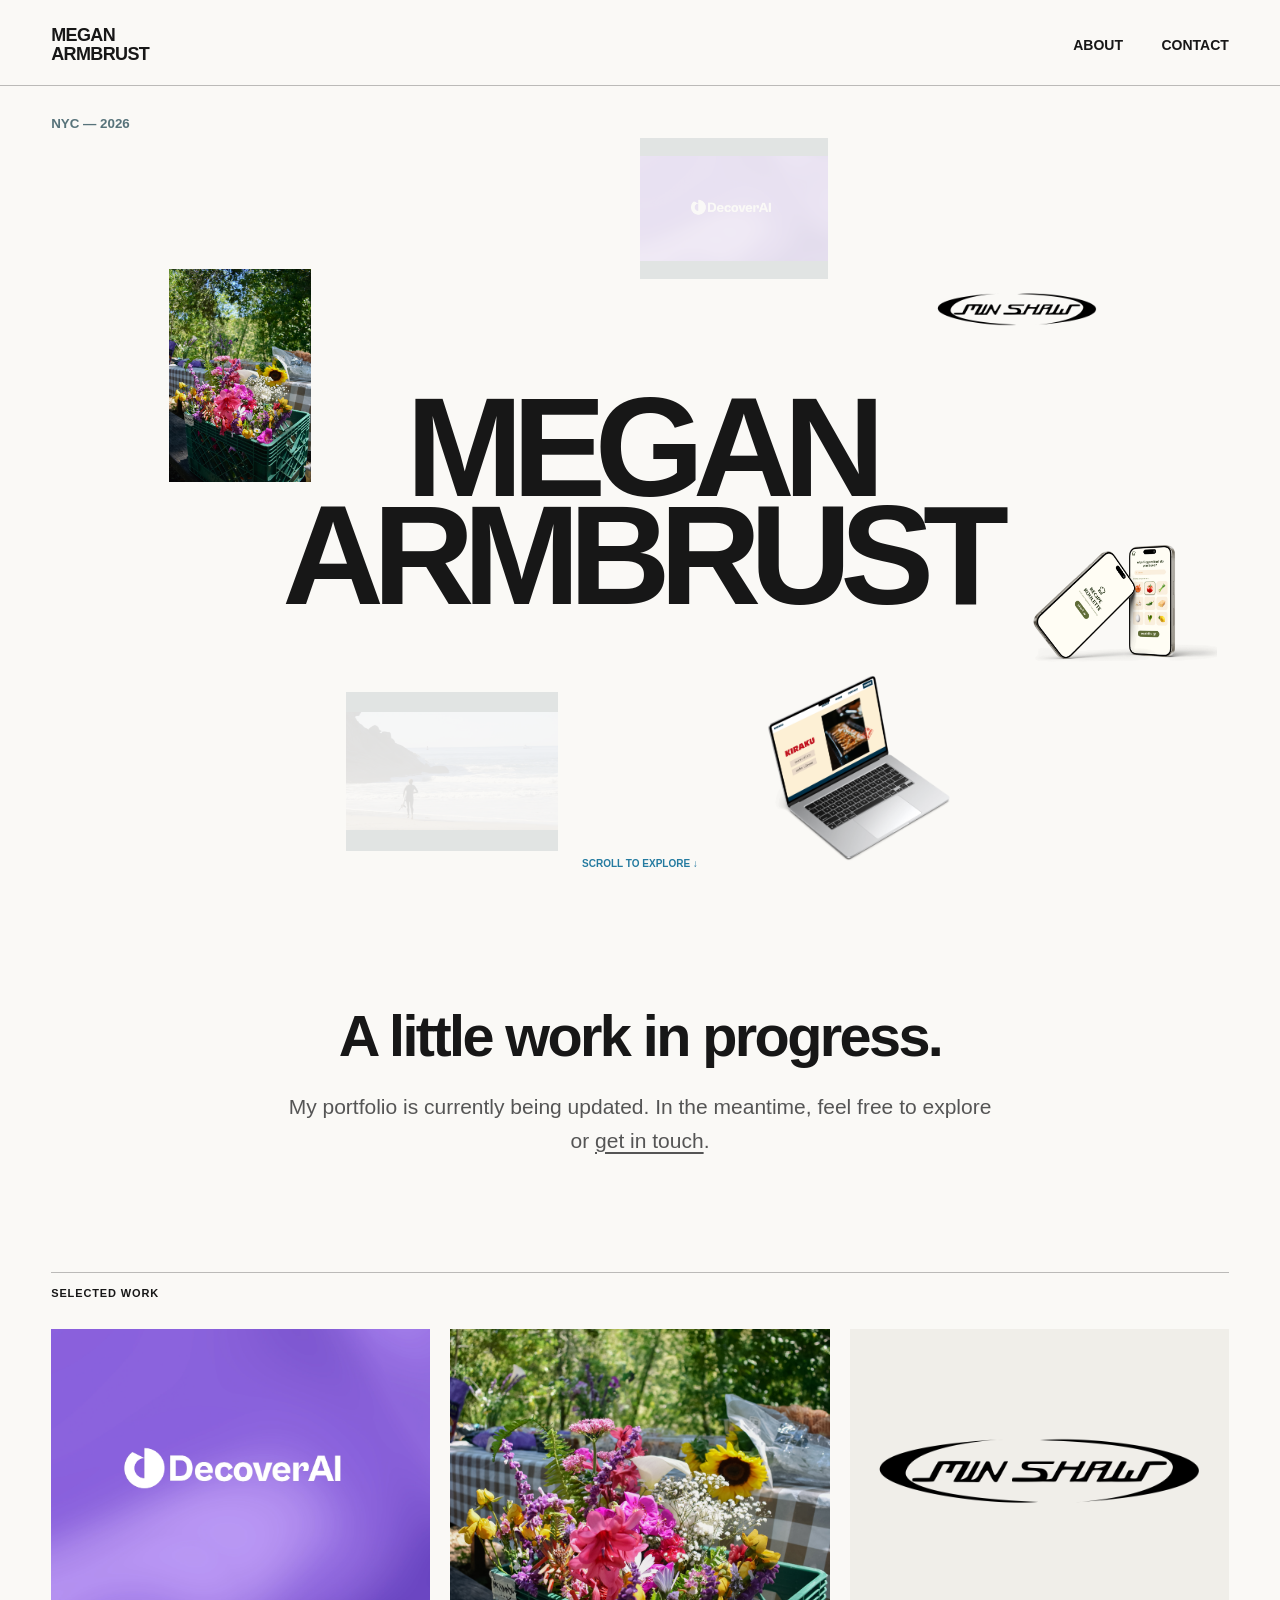
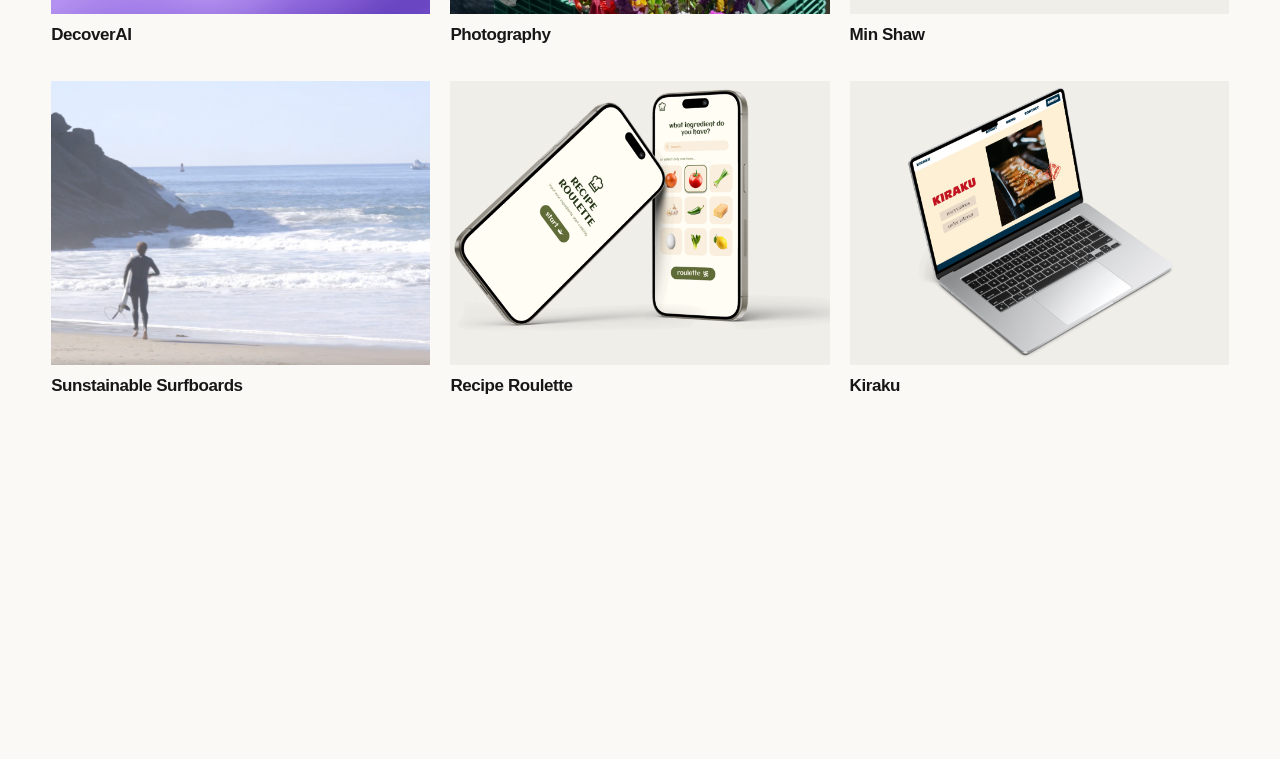
<file: index.html>
<!doctype html>
<html lang="en">
<head>
  <meta charset="utf-8">
  <meta name="viewport" content="width=device-width, initial-scale=1">
  <title>Megan Armbrust</title>
  <link rel="stylesheet" href="css/style.css?v=20261127k">
<link rel="icon" type="image/png" href="/images/favicon.png?v=20261127k">
</head>
<body>
<header class="site-header">
  <a class="logo" href="index.html">MEGAN<br>ARMBRUST</a>
  <nav aria-label="Main navigation">
    <a href="about.html">ABOUT</a>
    <a href="contact.html">CONTACT</a>
  </nav>
</header>
<main>
  <section class="reel" id="reel">
    <small>NYC — 2026</small>
    <div class="name">MEGAN<br>ARMBRUST</div>
    <!-- Edit the six homepage floating pieces below. p1–p6 positions live in css/style.css. -->
    <div class="piece p1" role="img" aria-label="photography — Photography">
      <img src="images/photography-card.jpg" alt="Photography">
      <span class="piece-label" aria-hidden="true">Photography</span>
    </div>
    <a class="piece p2" href="project.html?project=min-shaw" style="cursor:pointer" aria-label="min shaw — Graphic Design">
      <img src="images/MIN SHAW logo v2.png" alt="Min Shaw">
      <span class="piece-label" aria-hidden="true">Graphic Design</span>
    </a>
    <a class="piece p3" href="project.html?project=sunstainable-surfboards" style="cursor:pointer" aria-label="sunstainable surfboards — Film">
      <video autoplay muted loop playsinline preload="metadata" poster="images/sunstainable-surfboards.png" aria-label="Sunstainable Surfboards preview"><source src="videos/sunstainable-loop.mp4" type="video/mp4"></video>
      <span class="piece-label" aria-hidden="true">Film</span>
    </a>
    <a class="piece p4" href="project.html?project=kiraku" style="cursor:pointer" aria-label="Kiraku — Web Design">
      <img src="images/kiraku mockup.png" alt="Kiraku">
      <span class="piece-label" aria-hidden="true">Web Design</span>
    </a>
    <a class="piece p5" href="project.html?project=decoverai" style="cursor:pointer" aria-label="decoverai — Motion Design">
      <video autoplay muted loop playsinline preload="metadata" poster="images/decoverai-thumbnail.png" aria-label="DecoverAI preview"><source src="videos/decoverai-loop.mp4" type="video/mp4"></video>
      <span class="piece-label" aria-hidden="true">Motion Design</span>
    </a>
    <div class="piece p6" role="img" aria-label="Recipe Roulette — Product Design">
      <img src="images/recipe roulette mockup.png" alt="Recipe Roulette">
      <span class="piece-label" aria-hidden="true">Product Design</span>
    </div>
    <a class="scroll" href="#selected">SCROLL TO EXPLORE ↓</a>
  </section>
  <section class="portfolio-progress" aria-labelledby="progress-title">
    <h2 id="progress-title">A little work in progress.</h2>
    <p>My portfolio is currently being updated. In the meantime, feel free to explore or <a href="contact.html">get in touch</a>.</p>
  </section>
  <section id="selected">
    <div class="head">SELECTED WORK</div>
    <div id="grid" class="grid"></div>
  </section></main>
<script src="js/site.js?v=20261127i"></script>
<script src="js/projects.js?v=20261126d"></script>
<script src="js/script.js?v=20261127k"></script>
</body>
</html>
</file>
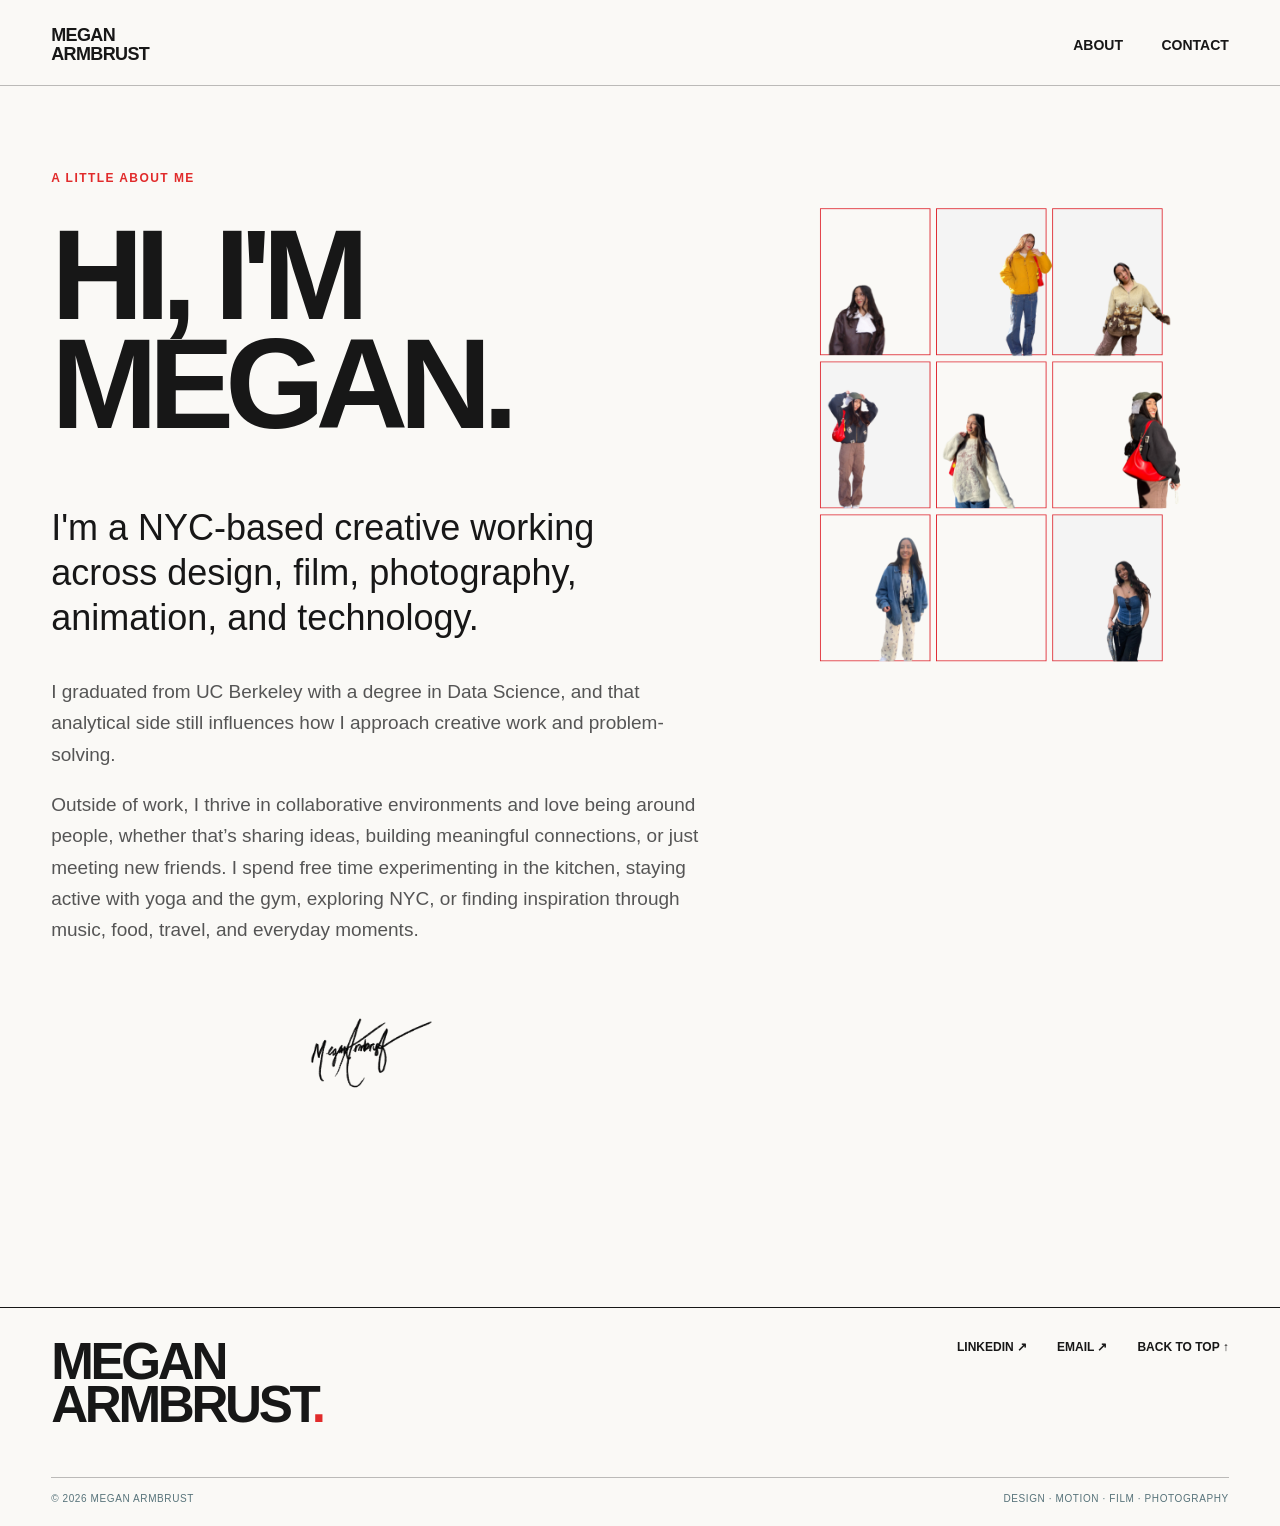
<file: about.html>
<!doctype html>
<html lang="en">
<head>
  <meta charset="utf-8">
  <meta name="viewport" content="width=device-width, initial-scale=1">
  <title>About — Megan Armbrust</title>
  <link rel="stylesheet" href="css/style.css?v=20261127k">
<style>
.about-page{display:grid;grid-template-columns:minmax(0,1.4fr) minmax(0,1fr);column-gap:5vw;align-items:start}
.about-page .page-lead{grid-column:1;grid-row:1}
.about-page .about-photo{grid-column:2;grid-row:1 / span 2;width:100%;max-width:620px;justify-self:end;margin-top:clamp(40px,7vw,100px)}
.about-page .about-content.about-portrait-layout{grid-column:1;grid-row:2;display:block;width:100%;max-width:none}
@media(max-width:760px){.about-page{display:block}.about-page .about-photo{margin:24px 0 32px;max-width:460px}}
</style>
<link rel="icon" type="image/png" href="/images/favicon.png?v=20261127k">
</head>
<body>
<header class="site-header">
  <a class="logo" href="index.html">MEGAN<br>ARMBRUST</a>
  <nav aria-label="Main navigation">
    <a href="about.html">ABOUT</a>
    <a href="contact.html">CONTACT</a>
  </nav>
</header>
<main class="about-page"><section class="page-lead"><p class="eyebrow">A LITTLE ABOUT ME</p><h1>HI, I'M<br>MEGAN.</h1></section>
  <div class="about-photo"><img src="images/about-me.png" alt="Portrait of Megan" style="width:100%;height:auto;display:block" onerror="this.style.display='none';this.nextElementSibling.style.display='flex'"><div style="display:none;aspect-ratio:4/5;border:1px solid #aaa;align-items:center;justify-content:center">Portrait — about-me.png</div></div>
<section class="about-content about-portrait-layout">
  <div>
    <p class="copy">I'm a NYC-based creative working across design, film, photography, animation, and technology.</p>
    <p class="about-secondary">I graduated from UC Berkeley with a degree in Data Science, and that analytical side still influences how I approach creative work and problem-solving.</p>
    <p class="about-secondary">Outside of work, I thrive in collaborative environments and love being around people, whether that’s sharing ideas, building meaningful connections, or just meeting new friends. I spend free time experimenting in the kitchen, staying active with yoga and the gym, exploring NYC, or finding inspiration through music, food, travel, and everyday moments.</p>
  </div>

  <div class="signature-area" style="grid-column:1/-1">
    <!-- Upload images/signature.png and it will appear here. -->
    <img src="images/signature.png" alt="Megan's signature" onerror="this.style.display='none';this.nextElementSibling.style.display='block'">
    <span class="signature-placeholder" style="display:none">YOUR SIGNATURE PNG<br><small>images/signature.png</small></span>
  </div>
</section></main>
<script src="js/site.js?v=20261127i"></script>

</body>
</html>
</file>
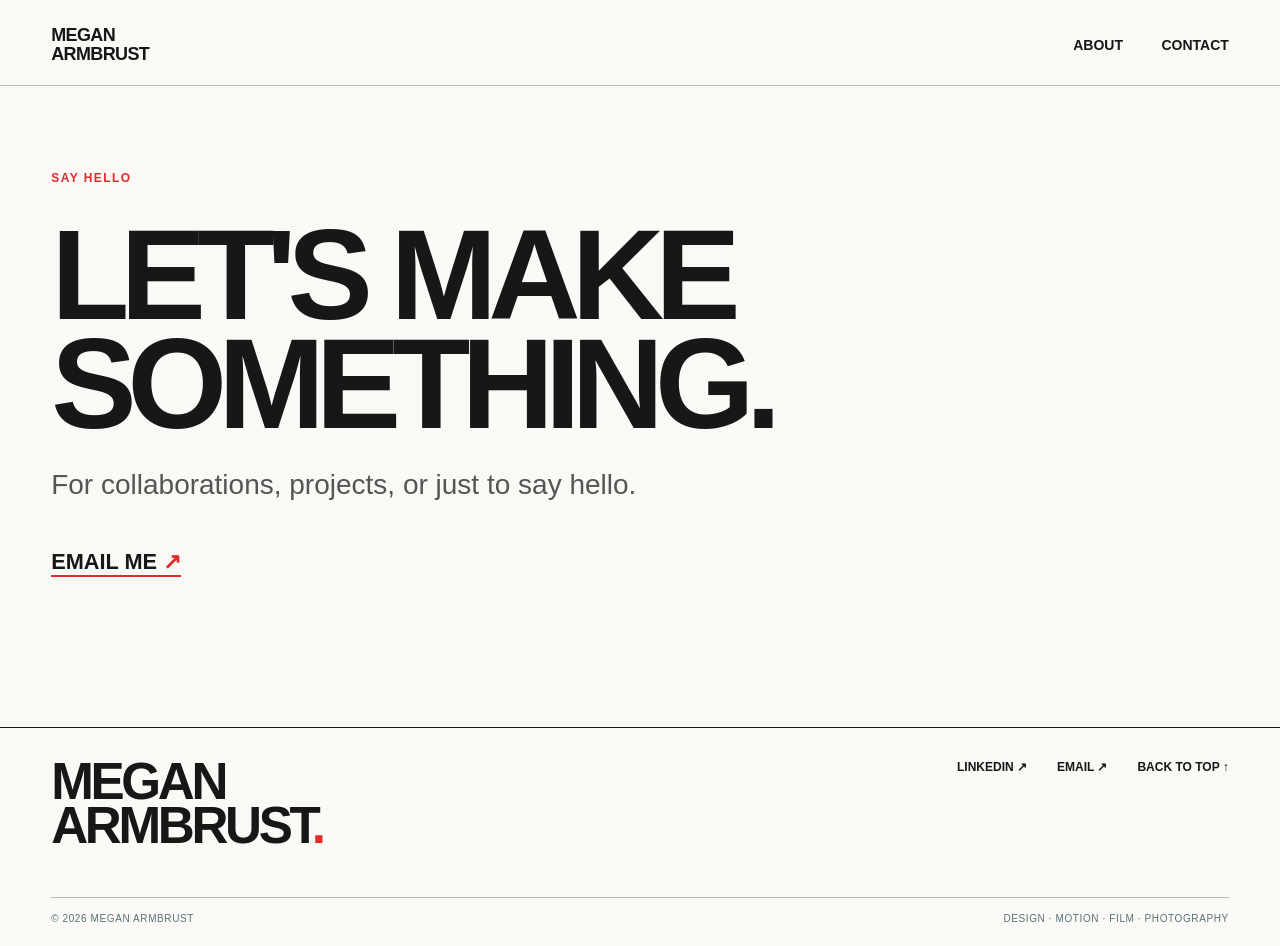
<file: contact.html>
<!doctype html>
<html lang="en">
<head>
  <meta charset="utf-8">
  <meta name="viewport" content="width=device-width, initial-scale=1">
  <title>Contact — Megan Armbrust</title>
  <link rel="stylesheet" href="css/style.css?v=20261127k">
<link rel="icon" type="image/png" href="/images/favicon.png?v=20261127k">
</head>
<body>
<header class="site-header">
  <a class="logo" href="index.html">MEGAN<br>ARMBRUST</a>
  <nav aria-label="Main navigation">
    <a href="about.html">ABOUT</a>
    <a href="contact.html">CONTACT</a>
  </nav>
</header>
<main><section class="page-lead contact-lead"><p class="eyebrow">SAY HELLO</p><h1>LET'S MAKE<br>SOMETHING.</h1><p class="contact-note">For collaborations, projects, or just to say hello.</p><a class="contact-email" href="mailto:meganarmbrust@gmail.com">EMAIL ME <span aria-hidden="true">↗</span></a></section></main>
<script src="js/site.js?v=20261127i"></script>

</body>
</html>
</file>
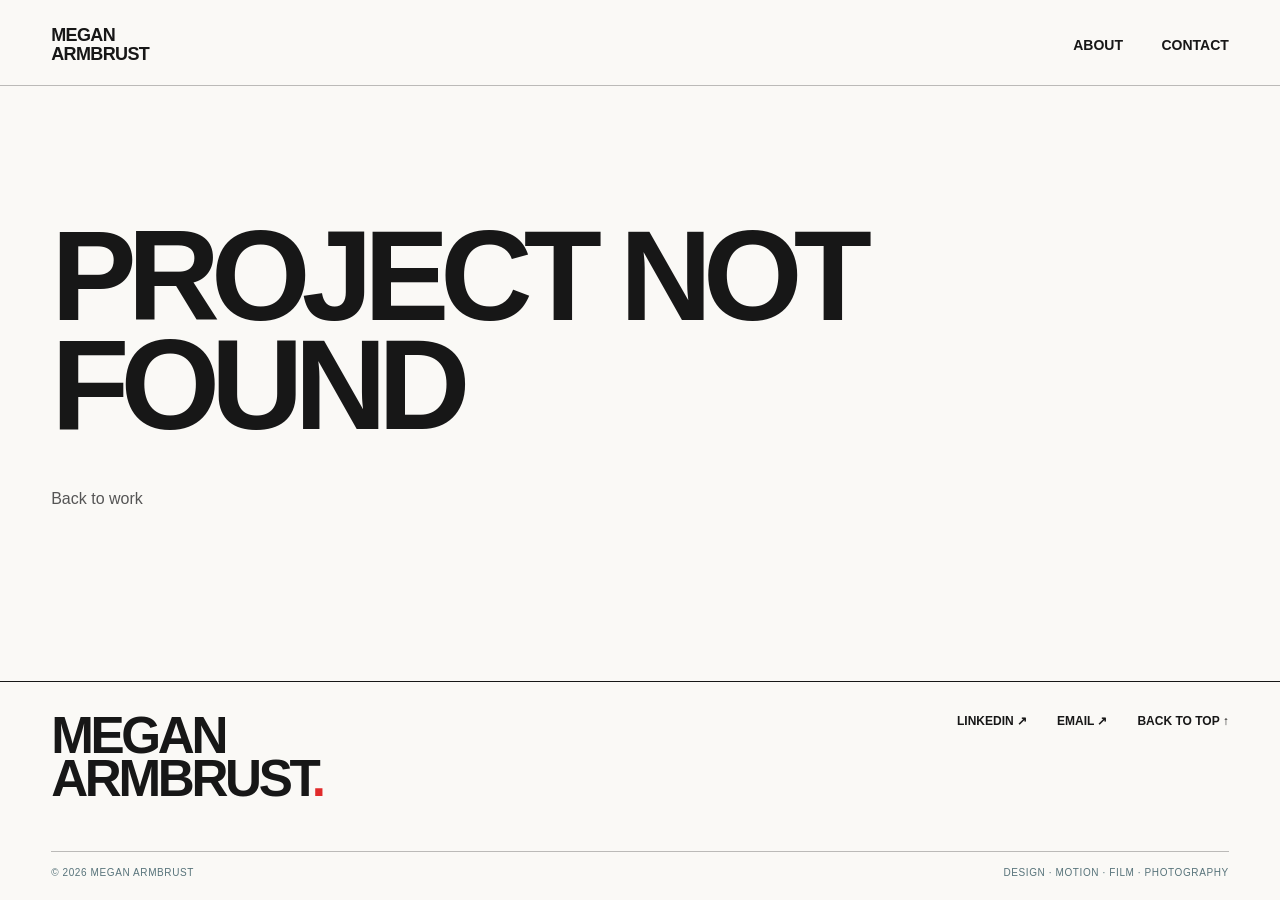
<file: project.html>
<!doctype html>
<html lang="en"><head><meta charset="utf-8"><meta name="viewport" content="width=device-width, initial-scale=1"><title>Project — Megan Armbrust</title><link rel="stylesheet" href="css/style.css?v=20261127k"><link rel="icon" type="image/png" href="/images/favicon.png?v=20261127k">
</head>
<body><header class="site-header">
  <a class="logo" href="index.html">MEGAN<br>ARMBRUST</a>
  <nav aria-label="Main navigation">
    <a href="about.html">ABOUT</a>
    <a href="contact.html">CONTACT</a>
  </nav>
</header><main id="project-detail" class="project-shell"></main>
<script src="js/site.js?v=20261127i"></script>
<script src="js/projects.js?v=20261126d"></script>
<script src="js/script.js?v=20261127k"></script>
</body></html>
</file>
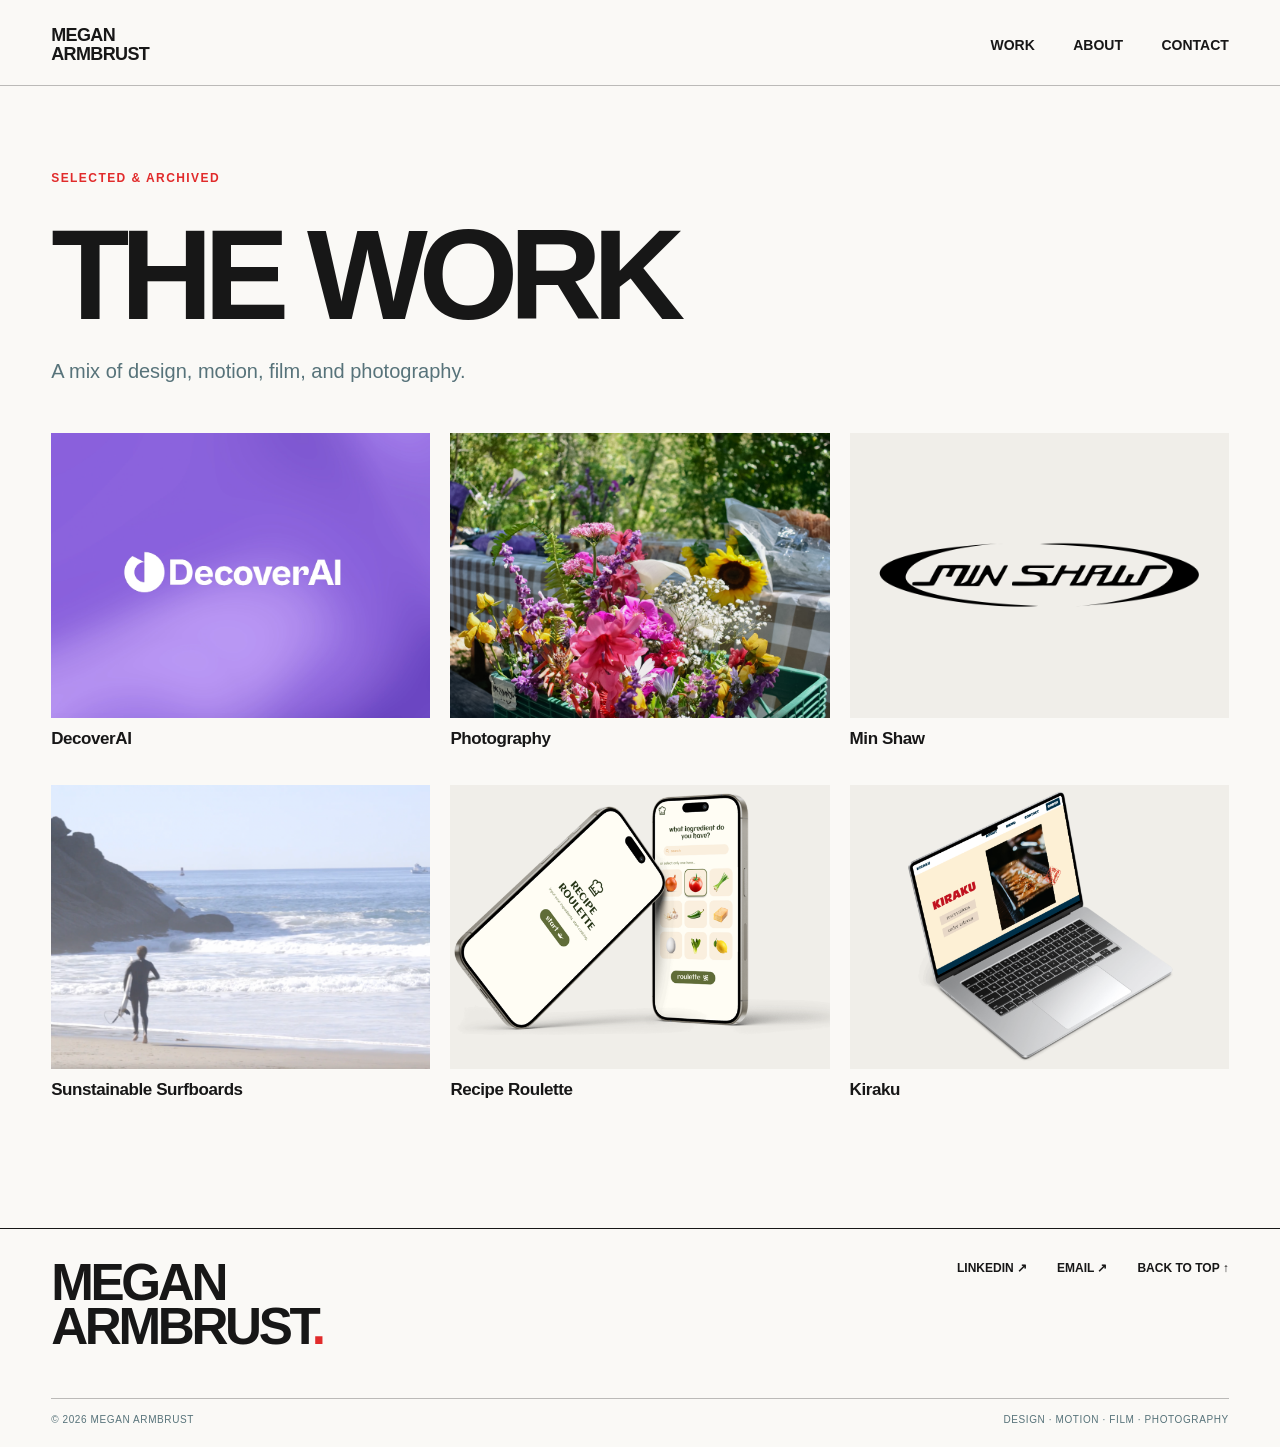
<file: work.html>
<!doctype html>
<html lang="en">
<head>
  <meta charset="utf-8">
  <meta name="viewport" content="width=device-width, initial-scale=1">
  <title>Work — Megan Armbrust</title>
  <link rel="stylesheet" href="css/style.css?v=20261127k">
<link rel="icon" type="image/png" href="/images/favicon.png?v=20261127k">
</head>
<body>
<header class="site-header">
  <a class="logo" href="index.html">MEGAN<br>ARMBRUST</a>
  <nav aria-label="Main navigation">
    <a href="work.html">WORK</a>
    <a href="about.html">ABOUT</a>
    <a href="contact.html">CONTACT</a>
  </nav>
</header>
<main><section class="page-lead"><p class="eyebrow">SELECTED & ARCHIVED</p><h1>THE WORK</h1><p class="intro-small">A mix of design, motion, film, and photography.</p></section><div id="all" class="grid"></div></main>
<script src="js/site.js?v=20261127i"></script>
<script src="js/projects.js?v=20261026g"></script>
<script src="js/script.js?v=20261127k"></script>
</body>
</html>
</file>
<file: css/style.css>
/* =========================
   GLOBAL
========================= */

:root {
  --bg: #faf9f6;
  --ink: #171717;
}

* {
  box-sizing: border-box;
}

html {
  scroll-behavior: smooth;
}

body {
  margin: 0;
  background: var(--bg);
  color: var(--ink);
  font-family: Arial, sans-serif;
}

a {
  color: inherit;
  text-decoration: none;
}


/* =========================
   HEADER / NAVIGATION
========================= */

header,
main {
  max-width: 1440px;
  margin: auto;
  padding: 28px 4vw;
}

header {
  display: flex;
  justify-content: space-between;
}

nav {
  word-spacing: 22px;
  font-size: 12px;
}


/* =========================
   HOMEPAGE VISUAL REEL
========================= */

.reel {
  height: calc(100vh - 90px);
  min-height: 620px;
  position: relative;
  overflow: hidden;
}

.name {
  position: absolute;
  left: 50%;
  top: 50%;
  transform: translate(-50%, -50%);

  font-size: 11vw;
  font-weight: 900;
  line-height: 0.77;
  letter-spacing: -0.08em;
  text-align: center;

  z-index: 1;
}


/* Shared styling for all floating homepage images */

.piece {
  position: absolute;
  z-index: 2;
  --r: 0deg;
  transition: transform 0.6s;
  background: transparent;
}

.piece img {
  width: 100%;
  height: auto;
  display: block;
  background: transparent;
}


/* Image-to-category hover and keyboard focus treatment */
.piece-label {
  position: absolute;
  inset: 0;
  display: flex;
  align-items: center;
  justify-content: center;
  padding: 6px;
  background: transparent;
  color: var(--ink);
  font-size: clamp(11px, 1.3vw, 19px);
  font-weight: 800;
  line-height: 1.1;
  text-align: center;
  text-transform: uppercase;
  opacity: 0;
  pointer-events: none;
  transition: opacity .2s ease;
}
.piece video { display: block; width: 100%; height: auto; background: transparent; transition: opacity .2s ease; }
.piece img { transition: opacity .2s ease; }
.piece:hover img, .piece:focus-visible img,
.piece:hover video, .piece:focus-visible video { opacity: 0; }
.piece:hover .piece-label, .piece:focus-visible .piece-label { opacity: 1; }
.piece:focus-visible { outline: 2px solid var(--ink); outline-offset: 4px; }
@media (prefers-reduced-motion: reduce) {
  .piece-label, .piece img, .piece video { transition: none; }
}

/* Project details */
.project-intro { max-width: 850px; margin: 4rem 0; }
.project-intro h1 { margin: 0 0 1.5rem; font-size: clamp(44px, 8vw, 110px); }
.project-kicker { text-transform: uppercase; font-size: 12px; letter-spacing: .12em; }
.project-intro p { font-size: clamp(17px, 2vw, 24px); line-height: 1.5; }
.project-video { margin: 4rem 0; max-width: 1100px; }
.project-video h2 { font-size: clamp(25px, 3vw, 42px); margin-bottom: 12px; }
.project-video p { max-width: 700px; line-height: 1.6; }
.project-video video { display: block; width: 100%; height: auto; background: #161616; }
.video-note { font-size: 13px; color: #555; }
.project-cover { display: block; width: min(100%, 900px); height: auto; margin: 2rem 0; }
.project-back { display: inline-block; margin: 2rem 0 5rem; font-size: 13px; font-weight: 700; }

/* =========================
   FLOATING IMAGE POSITIONS

   width  = image size
   left   = distance from left
   right  = distance from right
   top    = distance from top
   bottom = distance from bottom
   --r    = rotation
========================= */

.p1 {
  width: 10%;
  left: 10%;
  top: 20%;
  --r: -7deg;
}

.p2 {
  width: 16%;
  right: 10%;
  top: 13%;
  --r: 5deg;
}

.p3 {
  width: 12%;
  left: 24%;
  bottom: 15%;
  --r: 4deg;
}

.p4 {
  width: 17%;
  right: 27%;
  bottom: 8%;
  --r: -4deg;
}

.p5 {
  width: 10%;
  left: 48%;
  top: 10%;
  --r: 8deg;
}

.p6 {
  width: 14%;
  right: 5%;
  bottom: 27%;
  --r: 3deg;
}


/* =========================
   SCROLL LABEL
========================= */

.scroll {
  position: absolute;
  bottom: 20px;
  left: 50%;

  transform: translateX(-50%);

  font-size: 10px;
  font-weight: bold;
}


/* =========================
   PROJECT GRID
========================= */

.head {
  border-top: 1px solid #bbb;
  padding: 14px 0 30px;
  font-size: 11px;
}

.grid {
  display: grid;
  grid-template-columns: repeat(3, 1fr);
  gap: 35px 18px;

  padding-bottom: 100px;
}

.card img {
  width: 100%;
}

.card h2 {
  font-size: 16px;
  margin: 8px 0;
}


/* =========================
   PAGE HEADINGS
========================= */

h1 {
  margin: 12vh 0 50px;

  font-size: 10vw;
  line-height: 0.85;
  letter-spacing: -0.07em;
}

.copy {
  max-width: 650px;
  font-size: 30px;
}


/* =========================
   MOBILE
========================= */

@media (max-width: 700px) {

  .name {
    font-size: 18vw;
  }

  .piece {
    width: 26% !important;
  }

  .p1 {
    left: 1%;
    top: 23%;
  }

  .p2 {
    right: 1%;
    top: 13%;
  }

  .p3 {
    left: 7%;
    bottom: 18%;
  }

  .p4 {
    right: 8%;
    bottom: 18%;
  }

  .p5 {
    left: 45%;
    top: 15%;
    width: 20% !important;
  }

  .p6 {
    right: -1%;
    bottom: 37%;
    width: 22% !important;
  }

  .grid {
    grid-template-columns: 1fr;
  }
}

/* Reusable project templates */
.project-shell { padding-bottom: 6rem; }
.project-intro { max-width: 950px; margin: 6rem 0 3rem; }
.project-intro h1 { margin: 0 0 1.5rem; line-height: .95; }
.project-lede { max-width: 800px; font-size: clamp(20px, 2.5vw, 32px); line-height: 1.4; }
.project-meta { display: flex; gap: 25px; flex-wrap: wrap; padding: 20px 0; border-top: 1px solid #aaa; border-bottom: 1px solid #aaa; font-size: 12px; text-transform: uppercase; }
.project-hero { width: 100%; max-height: 700px; object-fit: contain; display: block; margin: 2rem auto 4rem; }
.project-section { margin: 5rem 0; }
.project-section h2 { font-size: clamp(28px, 4vw, 54px); letter-spacing: -.04em; margin: 0 0 1rem; }
.project-section p { max-width: 750px; font-size: 18px; line-height: 1.6; }
.project-gallery { display: grid; grid-template-columns: repeat(2, minmax(0,1fr)); gap: 18px; }
.project-gallery img { width: 100%; height: auto; display: block; }
.project-placeholder { border: 1px dashed #999; padding: 40px 24px; min-height: 180px; color: #555; font-size: 15px; line-height: 1.6; }
.project-placeholder strong { display: block; font-size: 20px; color: var(--ink); }
.project-next { border-top: 1px solid #aaa; margin-top: 5rem; padding-top: 24px; }
.project-next a { font-size: clamp(25px,4vw,50px); font-weight: 800; }
@media(max-width:700px){ .project-gallery { grid-template-columns:1fr; } .project-intro { margin-top:3rem; } }

/* =========================================================
   OCTOBER 2026 DESIGN SYSTEM
   Black remains the primary text color; red and blues are accents.
========================================================= */
:root {
  --bg: #faf9f6;
  --ink: #171717;
  --red: #e12b2b;
  --blue: #247ba0;
  --blue-muted: #57737a;
  --line: rgba(23,23,23,.28);
}
body { min-height: 100vh; display: flex; flex-direction: column; }
body > main { flex: 1 0 auto; width: 100%; }
a:focus-visible { outline: 2px solid var(--blue); outline-offset: 5px; }
a:hover { color: var(--red); }
.site-header {
  width: 100%;
  max-width: 1440px;
  margin: 0 auto;
  padding: 26px 4vw 22px;
  display: flex;
  justify-content: space-between;
  align-items: flex-start;
  border-bottom: 1px solid var(--line);
}
.site-header .logo { font-size: 18px; font-weight: 700; line-height: 1.04; letter-spacing: -.035em; }
.site-header nav { display: flex; align-items: center; gap: clamp(18px, 3vw, 42px); word-spacing: normal; font-size: 12px; font-weight: 700; }
.site-header nav a:hover { color: var(--red); }
.reel { height: calc(100vh - 125px); }
.reel > small { color: var(--blue-muted); font-weight: 700; }
.name { color: var(--ink); }
.scroll { color: var(--blue); }
.scroll:hover { color: var(--red); }
.head { border-top-color: var(--line); font-weight: 700; letter-spacing: .08em; }
/* Home collage remains varied, but every media slot is controlled. */
.piece { display: grid; align-items: center; justify-items: stretch; aspect-ratio: 4 / 3; }
.piece img, .piece video { grid-area: 1 / 1; display: block; width: 100%; height: 100%; object-fit: contain; background: transparent; }
.piece-label {
  grid-area: 1 / 1;
  position: static;
  width: 100%; height: 100%;
  display: flex; align-items: center; justify-content: center;
  background: transparent !important;
  color: var(--red);
  opacity: 0; visibility: hidden;
  pointer-events: none;
  font-size: clamp(11px, 1.3vw, 19px);
  font-weight: 800;
  text-align: center;
  transition: opacity .2s ease, visibility .2s ease;
}
.piece:hover img, .piece:hover video,
.piece:focus-visible img, .piece:focus-visible video { opacity: 0; }
.piece:hover .piece-label, .piece:focus-visible .piece-label { opacity: 1; visibility: visible; }
.piece video.video-unavailable { background: var(--blue-muted); opacity: .15; }
.p3 { width: 18%; }
.p5 { width: 16%; }
.p6 { width: 16%; right: 5%; bottom: 27%; }
/* Identical thumbnail frames for all project cards, regardless of source proportions. */
.grid { grid-template-columns: repeat(3, minmax(0,1fr)); gap: 36px 20px; }
.card { display: block; min-width: 0; }
.card-media { width: 100%; aspect-ratio: 4 / 3; overflow: hidden; background: #f0eee9; display: flex; align-items: center; justify-content: center; }
.card-media img { display: block; width: 100%; height: 100%; object-fit: contain; transition: transform .35s ease; }
.card:hover .card-media img { transform: scale(1.04); }
.card h2 { font-size: 17px; margin: 11px 0 0; letter-spacing: -.025em; font-weight: 700; }
.card:hover h2 { color: var(--red); }
.page-lead { padding-top: 5vh; }
.page-lead h1 { margin: 4vh 0 30px; }
.eyebrow { color: var(--red); font-size: 12px; font-weight: 800; letter-spacing: .12em; }
.intro-small { color: var(--blue-muted); font-size: 20px; margin: 0 0 50px; }
.about-content { display: grid; grid-template-columns: minmax(0, 2fr) minmax(180px,1fr); gap: 5vw; padding: 0 0 9rem; align-items: end; }
.about-content .copy { font-size: clamp(22px, 3vw, 36px); line-height: 1.25; }
.about-secondary { max-width: 650px; font-size: 19px; line-height: 1.65; color: var(--blue-muted); }
.signature-area { min-height: 170px; display: flex; align-items: center; justify-content: center; }
.signature-area img { max-width: 100%; max-height: 200px; object-fit: contain; }
.signature-placeholder { color: var(--blue-muted); border-bottom: 1px solid var(--blue-muted); padding: 30px; text-align: center; font-size: 14px; }
.contact-lead { min-height: 65vh; }
.contact-note { font-size: clamp(18px,2.2vw,28px); }
.contact-email { display: inline-block; margin: 20px 0 80px; font-size: clamp(20px, 3.6vw, 52px); font-weight: 800; letter-spacing: -.04em; border-bottom: 2px solid var(--red); overflow-wrap: anywhere; }
.contact-email span { color: var(--red); }
.site-footer { width: 100%; max-width: 1440px; margin: 0 auto; padding: 32px 4vw 22px; border-top: 1px solid var(--ink); }
.footer-top { display: flex; justify-content: space-between; gap: 30px; align-items: flex-start; padding-bottom: 50px; }
.footer-name { font-size: clamp(28px, 4vw, 56px); font-weight: 900; letter-spacing: -.065em; line-height: .85; }
.footer-period { color: var(--red); }
.footer-links { display: flex; flex-wrap: wrap; gap: 18px 30px; font-size: 12px; font-weight: 700; }
.footer-bottom { display: flex; justify-content: space-between; gap: 16px; padding-top: 15px; border-top: 1px solid var(--line); font-size: 10px; color: var(--blue-muted); letter-spacing: .06em; }
.project-shell { width: 100%; }
.project-hero { max-width: 100%; max-height: 650px; object-fit: contain; background: #f0eee9; }
.project-intro h1 { font-size: clamp(45px, 7vw, 110px); }
.project-kicker { color: var(--red); }
.project-next { border-top-color: var(--line); }
.project-next a:hover { color: var(--red); }
.editorial-collage { display: grid; grid-template-columns: repeat(12,1fr); gap: clamp(10px,2vw,26px); margin: 4rem 0 8rem; align-items: start; }
.collage-item, .collage-empty { grid-column: span 4; width: 100%; }
.collage-item:nth-child(5n+2), .collage-empty:nth-child(5n+2) { grid-column: span 5; }
.collage-item:nth-child(5n+3), .collage-empty:nth-child(5n+3) { grid-column: span 3; }
.collage-item:nth-child(5n+4), .collage-empty:nth-child(5n+4) { grid-column: span 6; }
.collage-empty, .photo-empty { min-height: 210px; background: #f0eee9; border: 1px dashed #a1a1a1; display: flex; flex-direction: column; align-items: center; justify-content: center; gap: 8px; color: var(--blue-muted); font-size: 13px; font-weight: 700; text-align: center; padding: 15px; }
.collage-empty small, .photo-empty small { font-size: 10px; font-weight: 400; }
.photo-session { margin: 5rem 0 7rem; }
.photo-session h2 { border-top: 1px solid var(--line); padding-top: 20px; font-size: clamp(26px,4vw,52px); letter-spacing: -.05em; }
.photo-collage { display: grid; grid-template-columns: repeat(12,1fr); gap: 14px; align-items: start; }
.photo-collage > * { grid-column: span 4; width: 100%; }
.photo-collage > *:nth-child(3n+2) { grid-column: span 5; }
.photo-collage > *:nth-child(3n+3) { grid-column: span 3; }
@media(max-width:700px) {
  .site-header { padding: 20px 4vw; }
  .site-header .logo { font-size: 14px; }
  .site-header nav { font-size: 10px; gap: 13px; }
  .reel { min-height: 530px; }
  .piece { width: 26% !important; }
  .p3, .p5 { width: 30% !important; }
  .p6 { width: 26% !important; }
  .grid { grid-template-columns: 1fr; }
  .about-content { grid-template-columns: 1fr; }
  .footer-top { flex-direction: column; }
  .footer-bottom { flex-direction: column; }
  .editorial-collage > *, .photo-collage > * { grid-column: span 6 !important; }
}

/* October 26 refinements: retain existing collage layout, nudge only overlapping pieces. */
.site-header { align-items: center; }
.site-header nav { align-self: center; font-size: 14px; }
.p3 { left: 17%; bottom: 13%; } /* Surf film: move left, slightly down, away from name */
.p4 { right: 23%; bottom: 8%; } /* Kiraku: a little farther right */
.p5 { left: 50%; top: 3%; } /* DecoverAI: lift above central name */
.p6 { right: 1%; bottom: 27%; } /* Controls: right edge, less overlap */
.project-hero-frame {
  width: 100%;
  min-height: min(64vw, 650px);
  max-height: 700px;
  aspect-ratio: 16 / 9;
  background: #f0eee9;
  display: flex;
  align-items: center;
  justify-content: center;
  overflow: hidden;
  margin: 2rem 0 4rem;
}
.project-hero-frame .project-hero {
  width: 100%;
  height: 100%;
  max-height: 700px;
  object-fit: contain;
  margin: 0;
  background: transparent;
}
@media (max-width: 700px) {
  .site-header nav { font-size: 11px; }
  .p3 { left: 1%; bottom: 13%; }
  .p4 { right: 2%; bottom: 15%; }
  .p5 { left: 45%; top: 8%; }
  .p6 { right: -3%; bottom: 35%; }
}

/* Refinements: contact, signature, floating collage and photography slots */
.contact-email { font-size: clamp(16px, 1.7vw, 24px); letter-spacing: 0; }
.signature-area img { width: 160px; max-width: 100%; height: auto; max-height: 100px; object-fit: contain; }
.p3 { left: 20%; bottom: 8%; }
.p4 { bottom: 3%; }
.p5 { --r: 2deg; }
.card-media img { object-fit: cover; }
.card:has(img[src*="sunstainable"]) .card-media img { object-fit: cover; }
.photo-slot { width: 100%; aspect-ratio: 4 / 5; overflow: hidden; background: #f0eee9; }
.photo-slot img { width: 100%; height: 100%; object-fit: cover; display: block; }
.photo-slot .photo-empty { width: 100%; height: 100%; min-height: 0; }
@media(max-width:700px) {
  .p3 { left: 4%; bottom: 9%; }
  .p4 { bottom: 11%; }
}

/* Shift Sunstainable right. */
.p3 { left: 25%; }
@media(max-width:700px) { .p3 { left: 9%; } }

/* Lower Sunstainable without shifting its horizontal position. */
.p3 { bottom: 5%; }
@media (max-width:700px) { .p3 { bottom: 6%; } }

/* Preserve original transparent PNG proportions on these two cards. */
.card[href*="recipe-roulette"] .card-media img,
.card[href*="kiraku"] .card-media img { object-fit: contain; }

/* Selected Work cards: image-to-category hover, also available via keyboard. */
.card-media { position: relative; }
.card-media img { transition: opacity .22s ease; }
.card-category {
  position: absolute; inset: 0; display: flex; align-items: center;
  justify-content: center; padding: 18px; color: var(--red);
  font-size: clamp(18px, 2.2vw, 32px); font-weight: 800;
  line-height: 1.05; text-transform: uppercase; text-align: center;
  opacity: 0; pointer-events: none; transition: opacity .22s ease;
}
.card:hover .card-media img, .card:focus-visible .card-media img { opacity: 0; transform: none; }
.card:hover .card-category, .card:focus-visible .card-category { opacity: 1; }
.card:focus-visible { outline: 2px solid var(--red); outline-offset: 4px; }
@media (prefers-reduced-motion: reduce) {
  .card-media img, .card-category { transition: none; }
}

/* Three medium-sized vertical images for these two sessions. */
.photo-session:has(img[src*="couples-grad-"]) .photo-collage,
.photo-session:has(img[src*="raon-performance-"]) .photo-collage {
  grid-template-columns: repeat(3, minmax(0, 1fr));
  gap: clamp(12px, 2vw, 24px);
  max-width: 940px;
}
.photo-session:has(img[src*="couples-grad-"]) .photo-collage > *,
.photo-session:has(img[src*="raon-performance-"]) .photo-collage > * {
  grid-column: auto; aspect-ratio: 3 / 4;
}
@media(max-width:700px) {
  .photo-session:has(img[src*="couples-grad-"]) .photo-collage,
  .photo-session:has(img[src*="raon-performance-"]) .photo-collage {
    grid-template-columns: repeat(2, minmax(0, 1fr));
  }
}

/* Responsive embedded film player */
.project-youtube { display: block; width: 100%; aspect-ratio: 16 / 9; height: auto; border: 0; }

/* Temporary portfolio preview: preserve hover visuals without project links. */
.piece, .card { cursor: default; }
.portfolio-progress { max-width: 760px; margin: 0 auto; padding: clamp(65px, 9vw, 125px) 18px; text-align: center; }
.portfolio-progress h2 { font-size: clamp(28px, 4.5vw, 58px); line-height: 1.1; letter-spacing: -.045em; margin: 0 0 22px; }
.portfolio-progress p { font-size: clamp(16px, 1.8vw, 21px); line-height: 1.6; margin: 0; }
.portfolio-progress a { text-decoration: underline; text-underline-offset: 4px; }
.portfolio-progress a:hover { color: var(--red); }

/* Shared sticky navigation and accessible scroll reveals */
.site-header { position: sticky; top: 0; z-index: 1000; background: var(--bg); }
html { scroll-padding-top: 100px; }
.reveal-pending { opacity: 0; translate: 0 16px; transition: opacity .55s ease, translate .55s ease; transition-delay: var(--reveal-delay, 0ms); }
.reveal-pending.reveal-visible, .reveal-pending:focus-within { opacity: 1; translate: 0 0; }
@media (prefers-reduced-motion: reduce) { html { scroll-behavior: auto; } .reveal-pending { opacity: 1; translate: none; transition: none; } }

/* Shared editorial palette and hierarchy */
:root{--body-text:#555;--soft-surface:#f0eee9}
main p,main li,.about-secondary,.card p,.portfolio-progress p{color:var(--body-text)}
main .eyebrow,main .project-kicker{color:var(--red)}
main .copy{color:var(--ink)}
.project-section h2,.photo-session h2{font-size:clamp(25px,3.3vw,44px)}
.project-section p{margin-bottom:1.2em}
.case-number{color:var(--red);font-size:.55em;letter-spacing:0;margin-right:.35em}
.case-grid{display:grid;grid-template-columns:repeat(auto-fit,minmax(min(100%,220px),1fr));gap:24px}
.case-card{border-top:1px solid var(--line,#bdb8ae);padding:20px 0;min-width:0}
.case-card svg{display:block;width:30px;height:30px;color:#57737a;margin-bottom:18px}
.case-card strong{font-size:20px}.case-card p{margin:12px 0 0}
.case-card .goal-number{display:block;font-size:42px;color:var(--red);margin-bottom:12px}
body > header{position:sticky!important;top:0;z-index:1000;background:var(--bg)}
</file>
